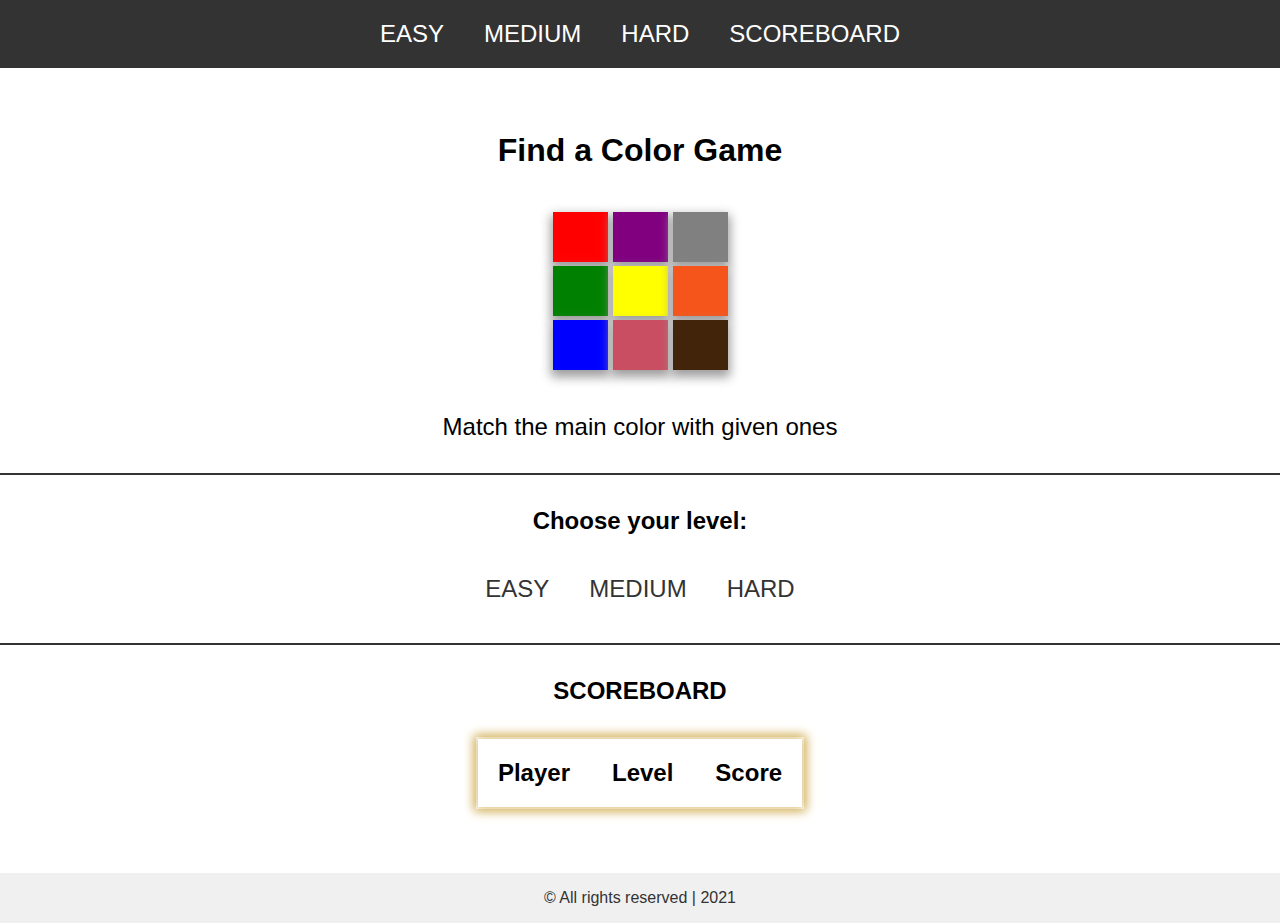
<file: index.html>
<!DOCTYPE html>
<html lang="en">
  <head>
    <meta charset="UTF-8" />
    <meta name="viewport" content="width=device-width, initial-scale=1.0" />
    <title>Find A Color Game</title>

    <!-- Font Awesome CDN -->
    <link
      rel="stylesheet"
      href="https://cdnjs.cloudflare.com/ajax/libs/font-awesome/5.15.2/css/all.min.css"
      integrity="sha512-HK5fgLBL+xu6dm/Ii3z4xhlSUyZgTT9tuc/hSrtw6uzJOvgRr2a9jyxxT1ely+B+xFAmJKVSTbpM/CuL7qxO8w=="
      crossorigin="anonymous"
    />
    <!-- Scripts -->
    <script defer src="./scripts/scoreboard.js"></script>
  </head>
  <!-- Custom CSS -->
  <link rel="stylesheet" href="./styles/0_resets.css" />
  <link rel="stylesheet" href="./styles/1_header.css" />
  <link rel="stylesheet" href="./styles/2_footer.css" />
  <link rel="stylesheet" href="./styles/main/0_index.css" />
  <body>
    <header>
      <nav class="conatiner">
        <ul class="navigation">
          <li class="navigation__item">
            <a href="./pages/first-level.html"
              ><i class="far fa-star"></i> EASY</a
            >
          </li>
          <li class="navigation__item">
            <a href="./pages/second-level.html"
              ><i class="fas fa-star-half-alt"></i> MEDIUM</a
            >
          </li>
          <li class="navigation__item">
            <a href="./pages/third-level.html"
              ><i class="fas fa-star"></i> HARD</a
            >
          </li>
          <li class="navigation__item">
            <a href="#scoreboard"><i class="fas fa-trophy"></i> SCOREBOARD</a>
          </li>
        </ul>
      </nav>
    </header>

    <main>
      <section class="main-wrapper">
        <div>
          <h1>Find a Color Game</h1>
          <div class="sm-box-container">
            <div class="box box1"></div>
            <div class="box box2"></div>
            <div class="box box3"></div>
            <div class="box box4"></div>
            <div class="box box5"></div>
            <div class="box box6"></div>
            <div class="box box7"></div>
            <div class="box box8"></div>
            <div class="box box9"></div>
          </div>
          <p>Match the main color with given ones</p>
        </div>
      </section>
      <section class="level-wrapper">
        <h3>Choose your level:</h3>
        <ul class="levels">
          <li>
            <a href="./pages/first-level.html"
              ><i class="far fa-star"></i> EASY</a
            >
          </li>
          <li>
            <a href="./pages/second-level.html"
              ><i class="fas fa-star-half-alt"></i> MEDIUM</a
            >
          </li>
          <li>
            <a href="./pages/third-level.html"
              ><i class="fas fa-star"></i> HARD</a
            >
          </li>
        </ul>
      </section>
      <section id="scoreboard">
        <h3><i class="fas fa-trophy"></i> SCOREBOARD</h3>
        <table class="table">
          <thead>
            <tr>
              <th><i class="fas fa-user-alt player"></i> Player</th>
              <th><i class="fas fa-sort-amount-up level"></i> Level</th>
              <th><i class="fas fa-medal score"></i> Score</th>
            </tr>
          </thead>
          <tbody id="tbody"></tbody>
        </table>
      </section>
      <!-- Main Code -->
    </main>

    <footer>
      <!-- Footer Code -->
      <p>&copy; All rights reserved | 2021</p>
    </footer>
  </body>
</html>
</file>
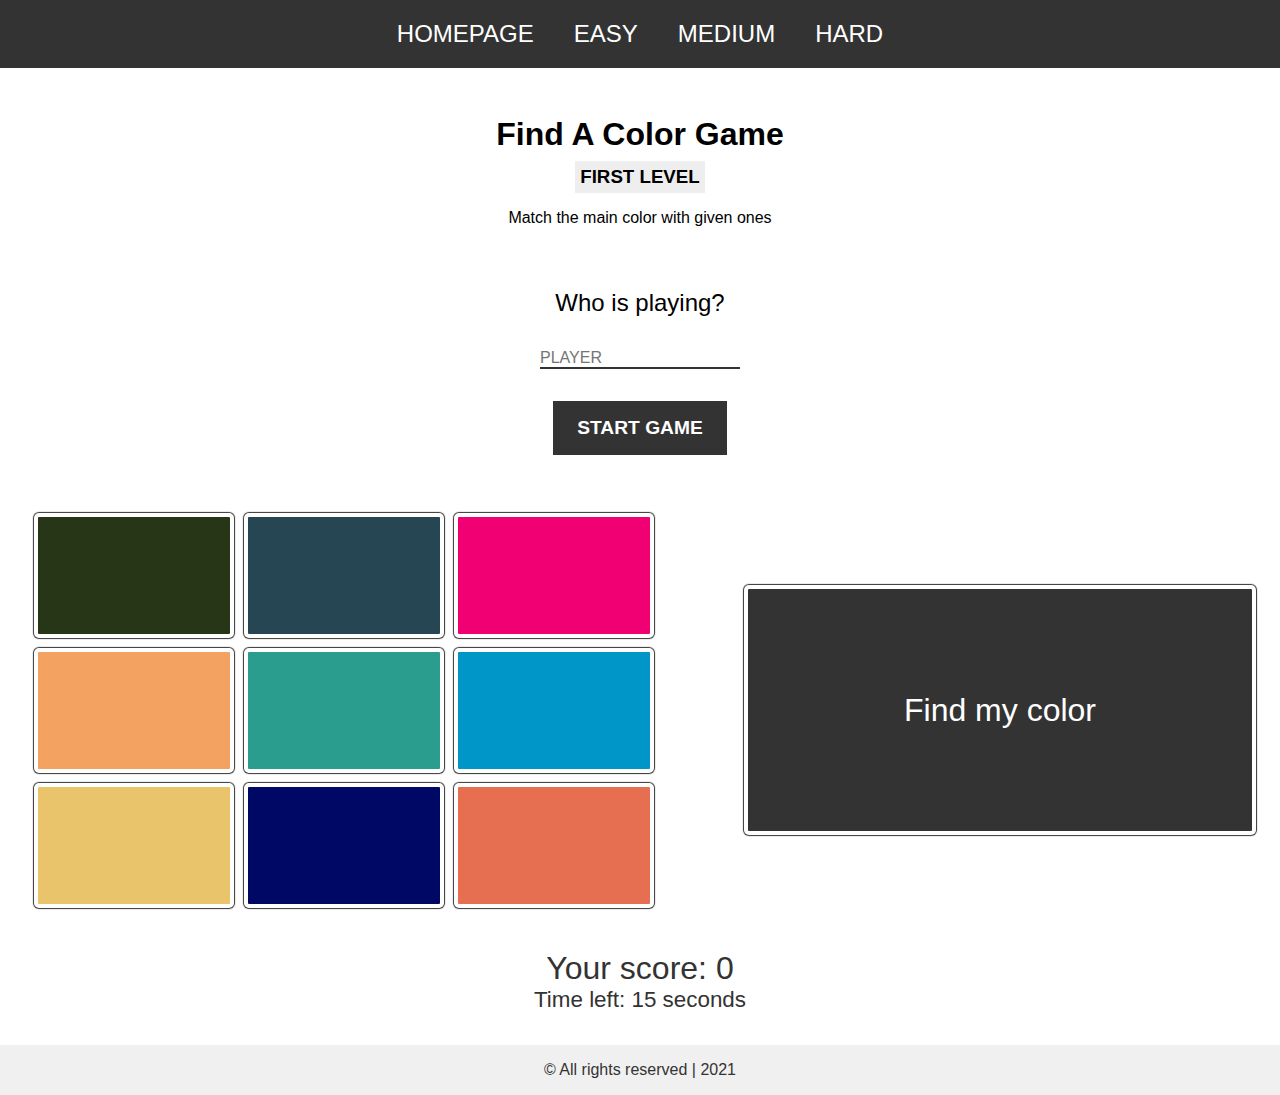
<file: pages/first-level.html>
<!DOCTYPE html>
<html lang="en">
  <head>
    <meta charset="UTF-8" />
    <meta name="viewport" content="width=device-width, initial-scale=1.0" />
    <title>Find A Color Game: EASY</title>

    <!-- Custom CSS -->
    <link rel="stylesheet" href="../styles/0_resets.css" />
    <link rel="stylesheet" href="../styles/1_header.css" />
    <link rel="stylesheet" href="../styles/2_footer.css" />
    <link rel="stylesheet" href="../styles/common-style.css" />
    <link rel="stylesheet" href="../styles/main/1_first-level.css" />

    <!-- Font Awesome CDN -->
    <link
      rel="stylesheet"
      href="https://cdnjs.cloudflare.com/ajax/libs/font-awesome/5.15.2/css/all.min.css"
      integrity="sha512-HK5fgLBL+xu6dm/Ii3z4xhlSUyZgTT9tuc/hSrtw6uzJOvgRr2a9jyxxT1ely+B+xFAmJKVSTbpM/CuL7qxO8w=="
      crossorigin="anonymous"
    />

    <!-- CUSTOM JS (game logic) -->
    <script defer src="../scripts/common-variables-functions.js"></script>
    <script defer src="../scripts/first-level.js"></script>
  </head>
  <body>
    <header>
      <nav class="conatiner">
        <ul class="navigation">
          <li class="navigation__item">
            <a href="../index.html"><i class="fas fa-home"></i> HOMEPAGE</a>
          </li>
          <li class="navigation__item">
            <a href="./first-level.html"><i class="far fa-star"></i> EASY</a>
          </li>
          <li class="navigation__item">
            <a href="./second-level.html"
              ><i class="fas fa-star-half-alt"></i> MEDIUM</a
            >
          </li>
          <li class="navigation__item">
            <a href="./third-level.html"><i class="fas fa-star"></i> HARD</a>
          </li>
          <!-- <li><a href="./pages/scoreboard.html">Scoreboard</a></li> OPTIONAL-->
        </ul>
      </nav>
    </header>

    <main>
      <section class="headline-section">
        <div class="container">
          <h1>Find A Color Game</h1>
          <h3 class="game-level-headline">FIRST LEVEL</h3>
          <p>Match the main color with given ones</p>
          <form class="form" action="">
            <label for="name"
              ><i class="fas fa-user-alt player"></i> Who is playing?</label
            >
            <input id="name" type="text" placeholder="Player" />
          </form>
          <button id="start-game-btn">Start game</button>
        </div>
      </section>
      <section class="game-section">
        <div class="container">
          <div class="game-board">
            <div class="game-board__colors">
              <div class="box"></div>
              <div class="box"></div>
              <div class="box"></div>
              <div class="box"></div>
              <div class="box"></div>
              <div class="box"></div>
              <div class="box"></div>
              <div class="box"></div>
              <div class="box"></div>
            </div>
            <div class="game-board__main-color">Find my color</div>
          </div>
        </div>
      </section>
      <section class="score-section">
        <div class="container">
          <p id="score-output">Your score: <span id="score-amount">0</span></p>
          <p id="time-left-output">
            Time left: <span id="time-amount">15 seconds</span>
          </p>
        </div>
      </section>
    </main>

    <footer>
      <p>&copy; All rights reserved | 2021</p>
    </footer>
  </body>
</html>
</file>
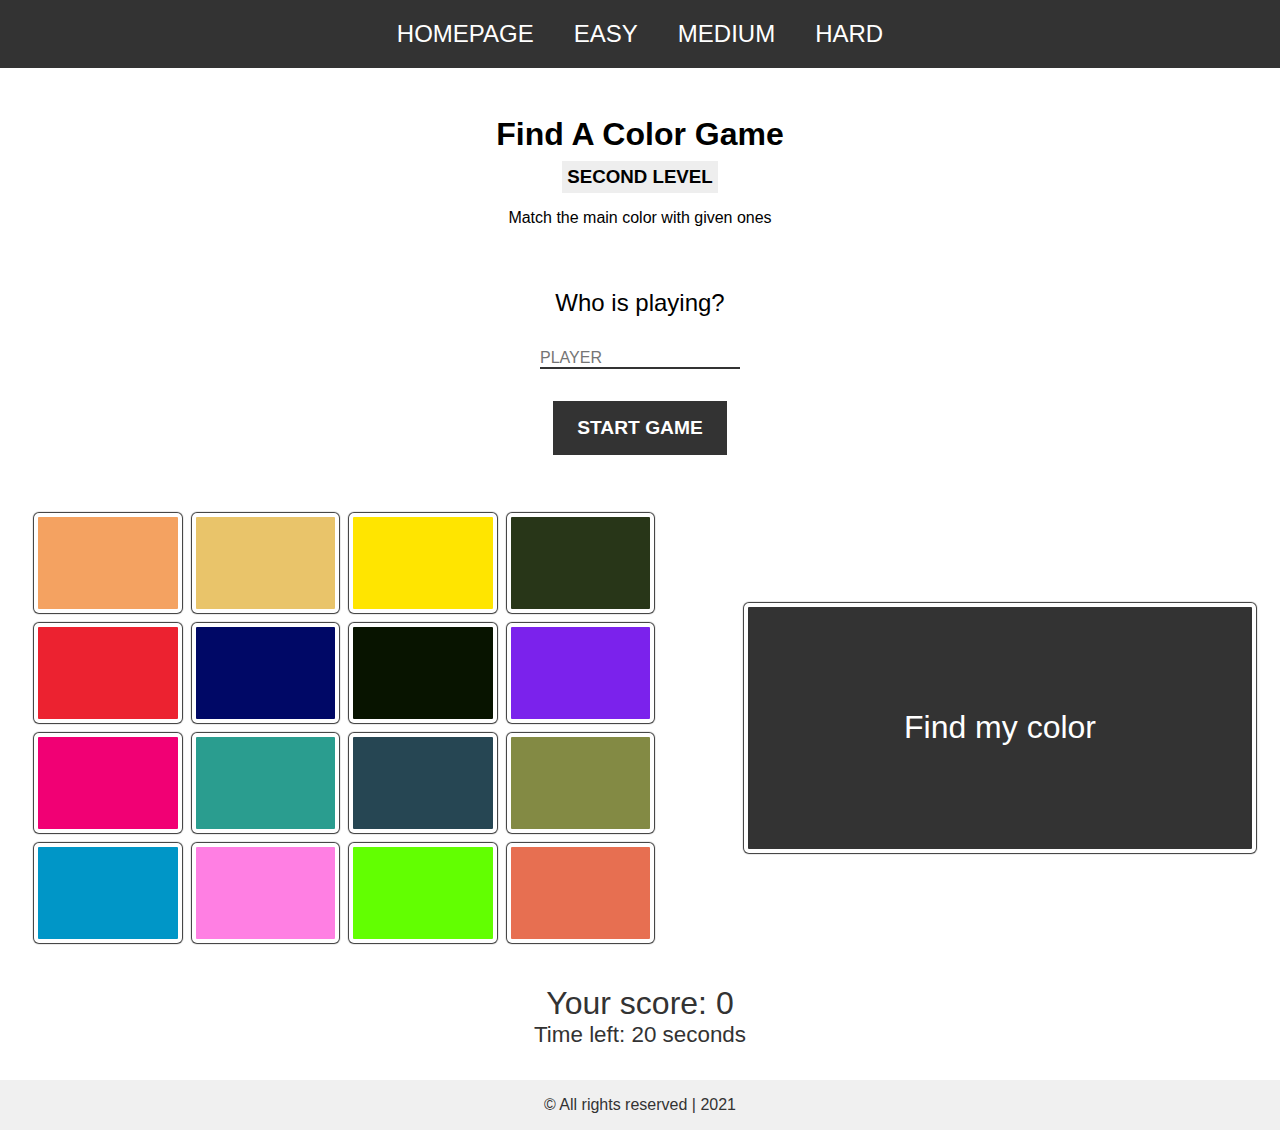
<file: pages/second-level.html>
<!DOCTYPE html>
<html lang="en">
  <head>
    <meta charset="UTF-8" />
    <meta name="viewport" content="width=device-width, initial-scale=1.0" />
    <title>Find A Color Game: MEDIUM</title>

    <!-- Custom CSS -->
    <link rel="stylesheet" href="../styles/0_resets.css" />
    <link rel="stylesheet" href="../styles/1_header.css" />
    <link rel="stylesheet" href="../styles/2_footer.css" />
    <link rel="stylesheet" href="../styles/common-style.css" />
    <link rel="stylesheet" href="../styles/main/2_second-level.css" />

    <!-- Font Awesome CDN -->
    <link
      rel="stylesheet"
      href="https://cdnjs.cloudflare.com/ajax/libs/font-awesome/5.15.2/css/all.min.css"
      integrity="sha512-HK5fgLBL+xu6dm/Ii3z4xhlSUyZgTT9tuc/hSrtw6uzJOvgRr2a9jyxxT1ely+B+xFAmJKVSTbpM/CuL7qxO8w=="
      crossorigin="anonymous"
    />
    <!-- CUSTOM JS -->
    <script defer src="../scripts/common-variables-functions.js"></script>
    <script defer src="../scripts/second-level.js"></script>
  </head>
  <body>
    <header>
      <nav class="conatiner">
        <ul class="navigation">
          <li class="navigation__item">
            <a href="../index.html"><i class="fas fa-home"></i> HOMEPAGE</a>
          </li>
          <li class="navigation__item">
            <a href="./first-level.html"><i class="far fa-star"></i> EASY</a>
          </li>
          <li class="navigation__item">
            <a href="./second-level.html"
              ><i class="fas fa-star-half-alt"></i> MEDIUM</a
            >
          </li>
          <li class="navigation__item">
            <a href="./third-level.html"><i class="fas fa-star"></i> HARD</a>
          </li>
          <!-- <li><a href="./pages/scoreboard.html">Scoreboard</a></li> OPTIONAL-->
        </ul>
      </nav>
    </header>

    <main>
      <section class="headline-section">
        <div class="container">
          <h1>Find A Color Game</h1>
          <h3 class="game-level-headline">SECOND LEVEL</h3>
          <p>Match the main color with given ones</p>
          <form class="form" action="">
            <label for="name"
              ><i class="fas fa-user-alt player"></i> Who is playing?</label
            >
            <input id="name" type="text" placeholder="Player" />
          </form>
          <button id="start-game-btn">Start game</button>
        </div>
      </section>
      <section class="game-section">
        <div class="container">
          <div class="game-board">
            <div class="game-board__colors">
              <div class="box"></div>
              <div class="box"></div>
              <div class="box"></div>
              <div class="box"></div>
              <div class="box"></div>
              <div class="box"></div>
              <div class="box"></div>
              <div class="box"></div>
              <div class="box"></div>
              <div class="box"></div>
              <div class="box"></div>
              <div class="box"></div>
              <div class="box"></div>
              <div class="box"></div>
              <div class="box"></div>
              <div class="box"></div>
            </div>
            <div class="game-board__main-color">Find my color</div>
          </div>
        </div>
      </section>
      <section class="score-section">
        <div class="container">
          <p id="score-output">Your score: <span id="score-amount">0</span></p>
          <p id="time-left-output">
            Time left: <span id="time-amount">20 seconds</span>
          </p>
        </div>
      </section>
      <!-- Main Code -->
    </main>

    <footer>
      <p>&copy; All rights reserved | 2021</p>
      <!-- Footer Code -->
    </footer>
  </body>
</html>
</file>
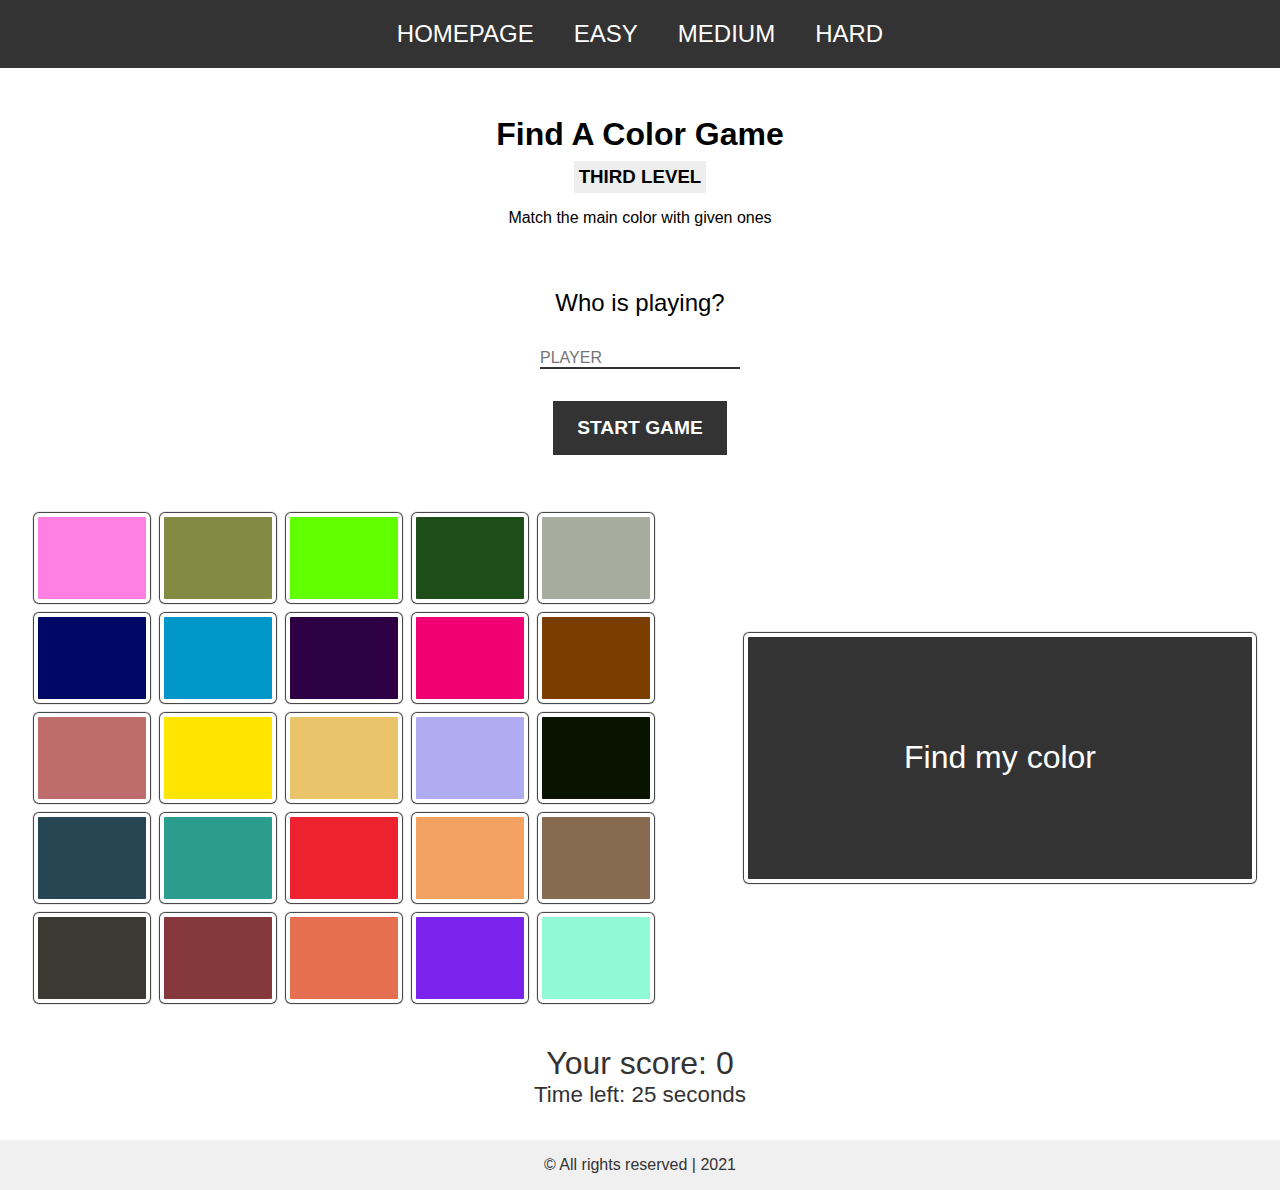
<file: pages/third-level.html>
<!DOCTYPE html>
<html lang="en">
  <head>
    <meta charset="UTF-8" />
    <meta name="viewport" content="width=device-width, initial-scale=1.0" />
    <title>Find A Color Game: HARD</title>

    <!-- Custom CSS -->
    <link rel="stylesheet" href="../styles/0_resets.css" />
    <link rel="stylesheet" href="../styles/1_header.css" />
    <link rel="stylesheet" href="../styles/2_footer.css" />
    <link rel="stylesheet" href="../styles/common-style.css" />
    <link rel="stylesheet" href="../styles/main/3_third-level.css" />

    <!-- Font Awesome CDN -->
    <link
      rel="stylesheet"
      href="https://cdnjs.cloudflare.com/ajax/libs/font-awesome/5.15.2/css/all.min.css"
      integrity="sha512-HK5fgLBL+xu6dm/Ii3z4xhlSUyZgTT9tuc/hSrtw6uzJOvgRr2a9jyxxT1ely+B+xFAmJKVSTbpM/CuL7qxO8w=="
      crossorigin="anonymous"
    />
    <script defer src="../scripts/common-variables-functions.js"></script>
    <script defer src="../scripts/third-level.js"></script>
  </head>
  <body>
    <header>
      <nav class="conatiner">
        <ul class="navigation">
          <li class="navigation__item">
            <a href="../index.html"><i class="fas fa-home"></i> HOMEPAGE</a>
          </li>
          <li class="navigation__item">
            <a href="./first-level.html"><i class="far fa-star"></i> EASY</a>
          </li>
          <li class="navigation__item">
            <a href="./second-level.html"
              ><i class="fas fa-star-half-alt"></i> MEDIUM</a
            >
          </li>
          <li class="navigation__item">
            <a href="./third-level.html"><i class="fas fa-star"></i> HARD</a>
          </li>
          <!-- <li><a href="./pages/scoreboard.html">Scoreboard</a></li> OPTIONAL-->
        </ul>
      </nav>
    </header>

    <main>
      <section class="headline-section">
        <div class="container">
          <h1>Find A Color Game</h1>
          <h3 class="game-level-headline">THIRD LEVEL</h3>
          <p>Match the main color with given ones</p>
          <form class="form" action="">
            <label for="name"
              ><i class="fas fa-user-alt player"></i> Who is playing?</label
            >
            <input id="name" type="text" placeholder="Player" />
          </form>
          <button id="start-game-btn">Start game</button>
        </div>
      </section>
      <section class="game-section">
        <div class="container">
          <div class="game-board">
            <div class="game-board__colors">
              <div class="box"></div>
              <div class="box"></div>
              <div class="box"></div>
              <div class="box"></div>
              <div class="box"></div>
              <div class="box"></div>
              <div class="box"></div>
              <div class="box"></div>
              <div class="box"></div>
              <div class="box"></div>
              <div class="box"></div>
              <div class="box"></div>
              <div class="box"></div>
              <div class="box"></div>
              <div class="box"></div>
              <div class="box"></div>
              <div class="box"></div>
              <div class="box"></div>
              <div class="box"></div>
              <div class="box"></div>
              <div class="box"></div>
              <div class="box"></div>
              <div class="box"></div>
              <div class="box"></div>
              <div class="box"></div>
            </div>
            <div class="game-board__main-color">Find my color</div>
          </div>
        </div>
      </section>
      <section class="score-section">
        <div class="container">
          <p id="score-output">Your score: <span id="score-amount">0</span></p>
          <p id="time-left-output">
            Time left: <span id="time-amount">25 seconds</span>
          </p>
        </div>
      </section>
      <!-- Main Code -->
    </main>

    <footer>
      <p>&copy; All rights reserved | 2021</p>
      <!-- Footer Code -->
    </footer>
  </body>
</html>
</file>
<file: styles/1_header.css>
/* Mobile first */
:root {
  /* color values */
  --light-color: #fff;
  --dark-color: #333;
  /* font values */
  --small-text: 1em;
  --medium-text: 1.5em;
  --large-text: 2em;
  --xlarge-text: 2.5em;
}

header {
  width: 100%;
  height: 10%;
}

.navigation {
  padding: 20px 0;
  display: flex;
  justify-content: center;
  list-style: none;
  background-color: var(--dark-color);
}

.navigation__item {
  padding: 0 20px;
  text-align: center;
}

.navigation__item a {
  text-decoration: none;
  color: var(--light-color);
  font-size: var(--small-text);
}

.navigation__item a:hover {
  opacity: 0.7;
}

.fa-star,
.fa-star-half-alt,
.fa-trophy {
  color: #daa520;
  transition: transform 1000ms;
}

.navigation__item a:hover .fa-star {
  transform: rotate(360deg);
}

.navigation__item a:hover .fa-star-half-alt {
  transform: rotate(360deg);
}

.navigation__item a:hover .fa-trophy {
  transform: rotate(360deg);
}

@media screen and (min-width: 768px) {
  .navigation__item {
    padding: 0, 25px;
  }
  .navigation__item a {
    font-size: var(--medium-text);
  }
}
</file>
<file: styles/2_footer.css>
footer {
    padding: 1rem;
    background-color: #f0f0f0;
}

footer p {
    color: #333;
    text-align: center;
}
</file>
<file: styles/main/0_index.css>
/* Mobile first */
:root {
  /* color values */
  --light-color: #fff;
  --dark-color: #333;
  /* font values */
  --small-text: 1em;
  --medium-text: 1.5em;
  --large-text: 2em;
  --xlarge-text: 2.5em;
}

html {
  scroll-behavior: smooth;
}

.main-wrapper {
  width: 100%;
  margin-top: 4rem;
}

.main-wrapper div {
  display: flex;
  flex-direction: column;
  align-items: center;
  text-align: center;
}

.main-wrapper div h1 {
  font-size: var(--large-text);
}

.main-wrapper div p {
  font-size: var(--medium-text);
}

.sm-box-container {
  margin: 2rem;
  width: 180px;
  height: 180px;
  flex-wrap: wrap;
  justify-content: center;
  transition: transform 2000ms;
  transform: rotate(360deg);
}

.box {
  margin: 2px 0;
  width: 55px;
  height: 50px;
  box-shadow: 0px 5px 10px 2px rgb(158, 156, 156);
}

.box1 {
  background: red;
  transition: 800ms;
}
.box2 {
  background: green;
  transition: 1200ms;
}
.box3 {
  background: blue;
  transition: 1600ms;
}
.box4 {
  background: purple;
  transition: 2000ms;
}
.box5 {
  background: yellow;
  transition: 2400ms;
}
.box6 {
  background: rgb(201, 78, 98);
  transition: 2800ms;
}
.box7 {
  background: gray;
  transition: 3200ms;
}
.box8 {
  background: rgb(245, 85, 26);
  transition: 3600ms;
}
.box9 {
  background: rgb(65, 36, 10);
  transition: 4000ms;
}

.player,
.level,
.score {
  font-size: var(--small-text);
  color: #daa520;
}

.level-wrapper {
  margin: 2rem 0;
  padding-top: 2rem;
  display: flex;
  flex-direction: column;
  align-items: center;
  border-top: 2px solid var(--dark-color);
  border-bottom: 2px solid var(--dark-color);
}

.level-wrapper h3 {
  font-size: var(--medium-text);
}

.levels {
  display: flex;
  margin: 20px;
}

.levels li {
  margin: 10px;
  padding: 10px;
  list-style: none;
  font-size: var(--small-text);
}
.levels li:hover {
  border-top: 2px solid var(--dark-color);
  border-bottom: 2px solid var(--dark-color);
}

.levels li a {
  text-decoration: none;
  color: var(--dark-color);
}

#scoreboard {
  margin: 2rem;
  display: flex;
  flex-direction: column;
  justify-content: center;
  align-items: center;
}

#scoreboard h3 {
  font-size: var(--medium-text);
}

.table {
  margin: 2rem;
  box-shadow: 0 0px 10px 2px #dabe77;
}

th {
  padding: 20px;
  font-size: var(--medium-text);
}
td {
  width: 33.33%;
  padding: 20px 35px;
  text-align: center;
  font-size: var(--medium-text);
}
tr {
  box-shadow: 0 0px 10px 2px #dabe77;
}
@media screen and (min-width: 768px) {
  .levels li {
    font-size: var(--medium-text);
  }
}
</file>
<file: styles/common-style.css>
/* Mobile first */
:root {
  /* color values */
  --light-color: #fff;
  --dark-color: #333;
  /* font values */
  --small-text: 1em;
  --medium-text: 1.5em;
  --large-text: 2em;
  --xlarge-text: 2.5em;
}

/* Headline section */
.headline-section {
  margin: 3rem 4rem;
}

.headline-section .container {
  display: flex;
  flex-direction: column;
  justify-content: center;
  align-items: center;
}

.headline-section h1 {
  font-size: var(--large-text);
  text-align: center;
}

.headline-section .game-level-headline {
  margin-top: 0.5rem;
  padding: 0.3rem;
  background-color: #eeeeee;
}

.headline-section p {
  margin-top: 1rem;
  font-size: 1rem;
  text-align: center;
}

.form {
  margin-top: 30px;
  display: flex;
  flex-direction: column;
  align-items: center;
}

.form label {
  margin: 2rem;
  font-size: var(--medium-text);
}

#name {
  width: 200px;
  font-size: var(--small-text);
  border: none;
  border-bottom: 2px solid var(--dark-color);
  text-transform: uppercase;
}

#name:focus {
  outline: none;
}

.player {
  font-size: var(--small-text);
  color: #daa520;
}

#start-game-btn {
  margin-top: 2rem;
  border-width: 0;
  padding: 1rem 1.5rem;
  background-color: #333;
  color: #fff;
  text-transform: uppercase;
  font-weight: bold;
  font-size: 1.2rem;
}

#start-game-btn:hover {
  cursor: pointer;
  opacity: 0.7;
}

/* Game section */
.game-section {
  margin-bottom: 2rem;
}

.game-board__colors {
  display: flex;
  flex-wrap: wrap;
  margin: 0 2rem;
  padding: 5px;
}

.box {
  margin: 5px;
  border: 4px solid #fff;
  border-radius: 5px;
  background-color: #333;
  box-shadow: 0px 0px 1px 1px #333;
  transition: all 500ms;
}

.box:hover {
  cursor: pointer;
  transform: scale(1.1);
}

.game-board__main-color {
  width: 70%;
  height: 150px;
  display: flex;
  justify-content: center;
  align-items: center;
  margin: 1.3rem auto 0 auto;
  border: 4px solid #fff;
  border-radius: 5px;
  background-color: #333;
  box-shadow: 0px 0px 1px 1px #333;
  font-size: 2rem;
  color: #fff;
}

/* Score section */
.score-section {
  margin-bottom: 2rem;
}

.score-section p {
  text-align: center;
  color: #333;
}

#score-output {
  font-size: 2rem;
}

#time-left-output {
  font-size: 1.4rem;
}

/* Desktop */
@media screen and (min-width: 1280px) {
  .container {
    max-width: 1280px;
    margin: 0 auto;
  }

  .game-board {
    display: flex;
    justify-content: center;
    align-items: center;
  }

  .game-board__colors {
    margin: 0;
    width: 50%;
  }

  .game-board__main-color {
    height: 250px;
    margin: 0 0 0 5rem;
    width: 40%;
  }
}
</file>
<file: styles/main/1_first-level.css>
/* Box size */
.box {
  width: calc(33.33% - 10px);
  height: 125px;
}
</file>
<file: styles/main/2_second-level.css>
/* Box size */

.box {
  width: calc(25% - 10px);
  height: 100px;
}
</file>
<file: styles/main/3_third-level.css>
/* Box size */

.box {
  width: calc(20% - 10px);
  height: 90px;
}
</file>
<file: styles/0_resets.css>
* {
    margin: 0;
    padding: 0;
    box-sizing: border-box;
    font-family: 'Trebuchet MS', 'Lucida Sans Unicode', 'Lucida Grande', 'Lucida Sans', Arial, sans-serif;
}
</file>
